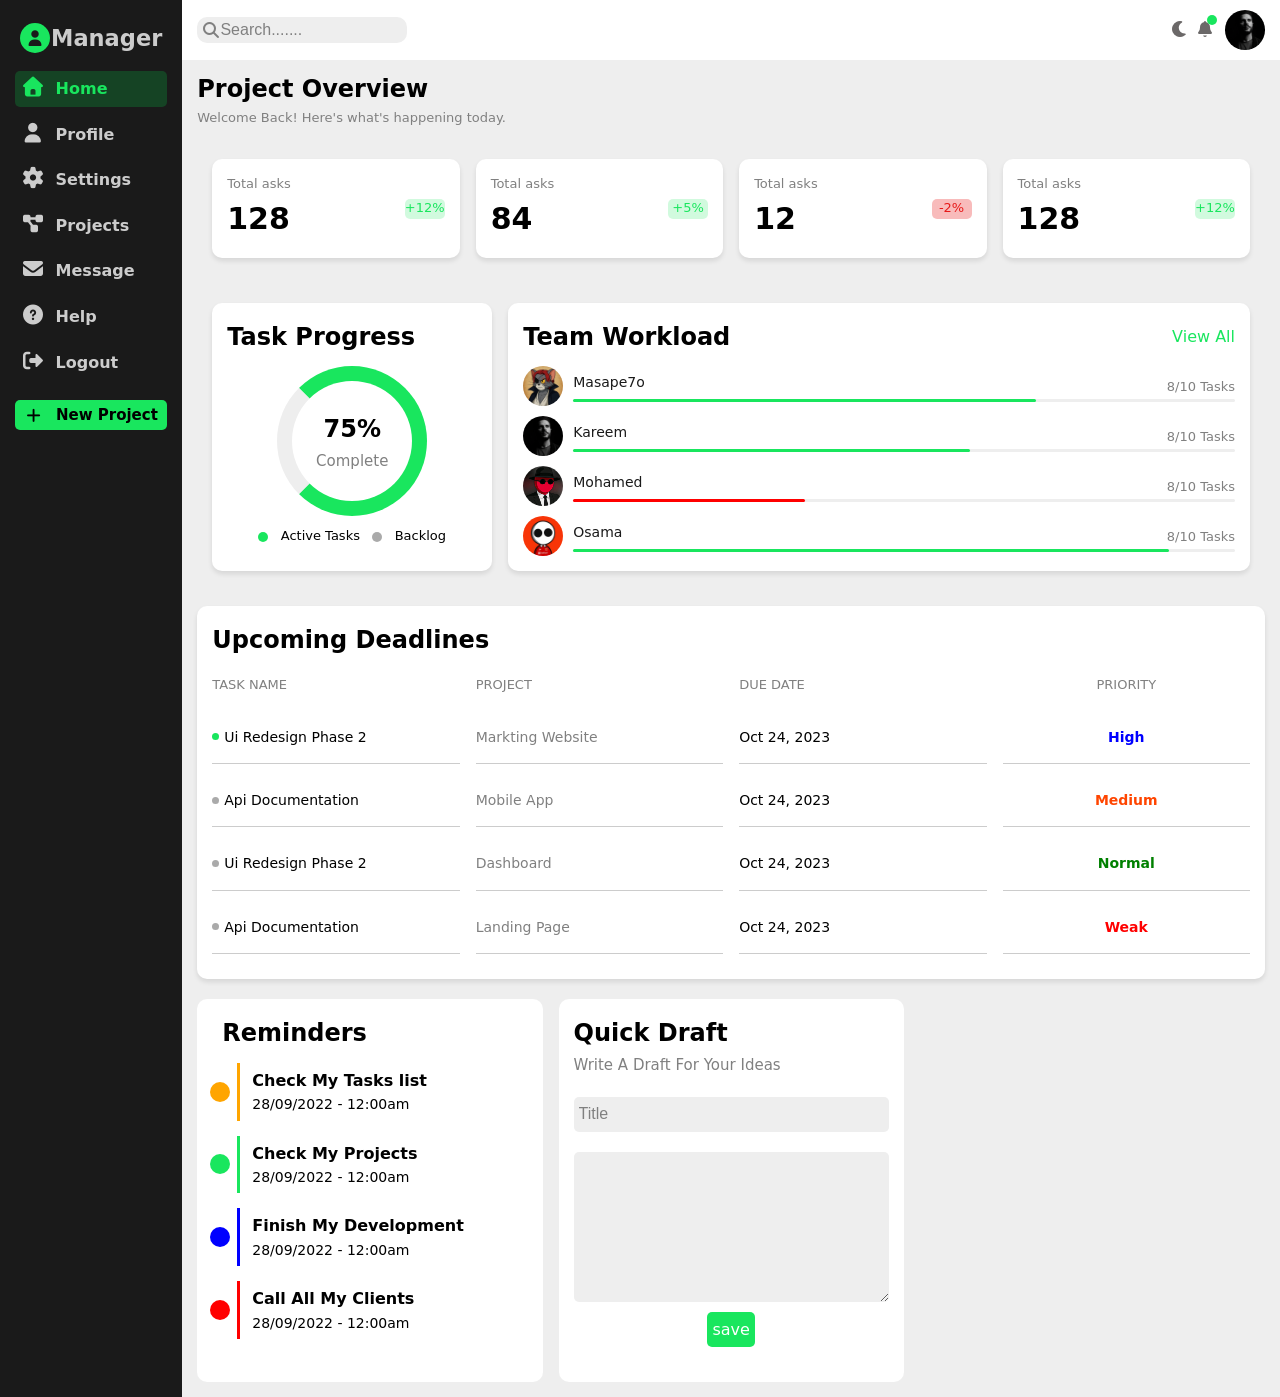
<file: index.html>
<!doctype html>
<html lang="en">
  <head>
    <meta charset="UTF-8" />
    <meta name="viewport" content="width=device-width, initial-scale=1.0" />
    <title>Dash Project</title>
    <link rel="stylesheet" href="css/all.min.css" />
    <link rel="stylesheet" href="css/style.css" />
  </head>
  <body>
    <div class="page">
      <div class="container">
        <div class="side">
          <span>
            <div class="icon">
              <i class="fa-solid fa-user"></i>
            </div>
            <h2>Manager</h2>
          </span>
          <ul>
            <li class="active">
              <a href="index.html"
                ><i class="fa-solid fa-house"></i>
                <span>Home</span>
              </a>
            </li>
            <li>
              <a href="profile.html"
                ><i class="fa-solid fa-user"></i> <span>Profile</span></a
              >
            </li>
            <li>
              <a href="#"
                ><i class="fa-solid fa-gear"></i> <span>Settings</span></a
              >
            </li>
            <li>
              <a href="#"
                ><i class="fa-solid fa-diagram-project"></i>
                <span>Projects</span>
              </a>
            </li>
            <li>
              <a href="#"
                ><i class="fa-solid fa-envelope"></i>
                <span>Message</span>
              </a>
            </li>
            <li>
              <a href="#"
                ><i class="fa-solid fa-circle-question"></i>
                <span>Help</span>
              </a>
            </li>
            <li class="logout">
              <a href="#"
                ><i class="fa-solid fa-right-from-bracket"></i>
                <span>Logout</span></a
              >
            </li>
          </ul>
          <div class="new">
            <i class="fa-solid fa-plus"></i>
            <p>New Project</p>
          </div>
        </div>
        <div class="content">
          <nav class="justify-between">
            <div class="search justify-between">
              <i class="fas fa-search"></i>
              <input type="search" placeholder="Search......." />
            </div>
            <div class="notf justify-between">
              <div class="i">
                <i class="fa-solid fa-moon dark-icon dark"></i>
                <i class="fa-solid fa-bell"></i>
              </div>
              <div class="holder">
                <img src="images/logo.jpg" alt="logo" />
              </div>
            </div>
          </nav>
          <h2>Project Overview</h2>
          <p>Welcome Back! Here's what's happening today.</p>
          <div class="wrapper">
            <section class="cards">
              <div class="boxs justify-between">
                <div class="txt">
                  <p>Total asks</p>
                  <h3>128</h3>
                </div>
                <span> +12% </span>
              </div>
              <div class="boxs justify-between">
                <div class="txt">
                  <p>Total asks</p>
                  <h3>84</h3>
                </div>
                <span> +5% </span>
              </div>
              <div class="boxs justify-between">
                <div class="txt">
                  <p>Total asks</p>
                  <h3>12</h3>
                </div>
                <span class="red"> -2% </span>
              </div>
              <div class="boxs justify-between">
                <div class="txt">
                  <p>Total asks</p>
                  <h3>128</h3>
                </div>
                <span> +12% </span>
              </div>
            </section>
            <section class="circle">
              <div class="task-prog">
                <h2>Task Progress</h2>
                <div class="line">
                  <h1>75%</h1>
                  <p>Complete</p>
                </div>
                <div class="active-task">
                  <span></span>
                  <p>Active Tasks</p>
                  <span></span>
                  <p>Backlog</p>
                </div>
              </div>

              <div class="team">
                <div class="title">
                  <h2>Team Workload</h2>
                  <p>View All</p>
                </div>
                <div class="statics">
                  <div class="crowe">
                    <img src="images/avatar-1.jpg" alt="team" />
                    <div class="row">
                      <h3>Masape7o</h3>
                      <span>8/10 Tasks</span>
                      <div class="progress">
                        <span style="width: 70%"></span>
                      </div>
                    </div>
                  </div>
                  <div class="crowe">
                    <img src="images/logo.jpg" alt="team" />
                    <div class="row">
                      <h3>Kareem</h3>
                      <span>8/10 Tasks</span>
                      <div class="progress">
                        <span style="width: 60%"></span>
                      </div>
                    </div>
                  </div>
                  <div class="crowe">
                    <img src="images/avatar-2.jpg" alt="team" />
                    <div class="row">
                      <h3>Mohamed</h3>
                      <span>8/10 Tasks</span>
                      <div class="progress">
                        <span class="red" style="width: 35%"></span>
                      </div>
                    </div>
                  </div>
                  <div class="crowe">
                    <img src="images/avatar-3.jpg" alt="team" />
                    <div class="row">
                      <h3>Osama</h3>
                      <span>8/10 Tasks</span>
                      <div class="progress">
                        <span style="width: 90%"></span>
                      </div>
                    </div>
                  </div>
                </div>
              </div>
            </section>
            <section class="deadlines">
              <h2>Upcoming Deadlines</h2>
              <div class="container">
                <div class="columns flex-column">
                  <p>TASK NAME</p>
                  <p class="justify-first fs-14 mb-10 p-tb-15 border-b">
                    <span class="active-bullet"></span>
                    Ui Redesign Phase 2
                  </p>
                  <p class="justify-first fs-14 mb-10 p-tb-15 border-b">
                    <span class="unactive-bullet"></span>
                    Api Documentation
                  </p>
                  <p class="justify-first fs-14 mb-10 p-tb-15 border-b">
                    <span class="unactive-bullet"></span>
                    Ui Redesign Phase 2
                  </p>
                  <p class="justify-first fs-14 mb-10 p-tb-15 border-b">
                    <span class="unactive-bullet"></span>
                    Api Documentation
                  </p>
                </div>
                <div class="columns">
                  <p>PROJECT</p>
                  <p class="fs-14 fc-gr mb-10 p-tb-15 border-b">
                    Markting Website
                  </p>
                  <p class="fs-14 fc-gr mb-10 p-tb-15 border-b">Mobile App</p>
                  <p class="fs-14 fc-gr mb-10 p-tb-15 border-b">Dashboard</p>
                  <p class="fs-14 fc-gr mb-10 p-tb-15 border-b">Landing Page</p>
                </div>
                <div class="columns">
                  <p>DUE DATE</p>
                  <p class="fs-14 mb-10 p-tb-15 border-b">Oct 24, 2023</p>
                  <p class="fs-14 mb-10 p-tb-15 border-b">Oct 24, 2023</p>
                  <p class="fs-14 mb-10 p-tb-15 border-b">Oct 24, 2023</p>
                  <p class="fs-14 mb-10 p-tb-15 border-b">Oct 24, 2023</p>
                </div>
                <div class="columns">
                  <p class="txt-c">PRIORITY</p>
                  <div class="con fs-14 mb-10 p-tb-15 border-b txt-c blue">
                    High
                  </div>
                  <div class="con fs-14 mb-10 p-tb-15 border-b txt-c orange">
                    Medium
                  </div>
                  <div class="con fs-14 mb-10 p-tb-15 border-b txt-c green">
                    Normal
                  </div>
                  <div class="con fs-14 mb-10 p-tb-15 border-b txt-c red">
                    Weak
                  </div>
                </div>
              </div>
            </section>
            <div class="sec-5">
            <section class="reminders">
              <h2 class="mb-10">Reminders</h2>
              <div class="checks">
                <h4 class="mobile-font">Check My Tasks list</h4>
                <p class="mobile-font-small">28/09/2022 - 12:00am</p>
              </div>
              <div class="checks var">
                <h4 class="mobile-font">Check My Projects</h4>
                <p class="mobile-font-small">28/09/2022 - 12:00am</p>
              </div>
              <div class="checks bl">
                <h4 class="mobile-font">Finish My Development</h4>
                <p class="mobile-font-small">28/09/2022 - 12:00am</p>
              </div>
              <div class="checks redd">
                <h4 class="mobile-font">Call All My Clients</h4>
                <p class="mobile-font-small">28/09/2022 - 12:00am</p>
              </div>
            </section>
             <section class="draft">
              <h2>Quick Draft</h2>
              <p>Write A Draft For Your Ideas</p>
              <div class="inputs">
                <input type="text" placeholder="Title" />
                <textarea class="area" placeholder="your thoughts"> </textarea>
                <button>save</button>
            </section>
             </div>
            </div>
          </div>
        </div>
      </div>
    </div>
    <script src="JS/main.js"></script>
  </body>
</html>
</file>
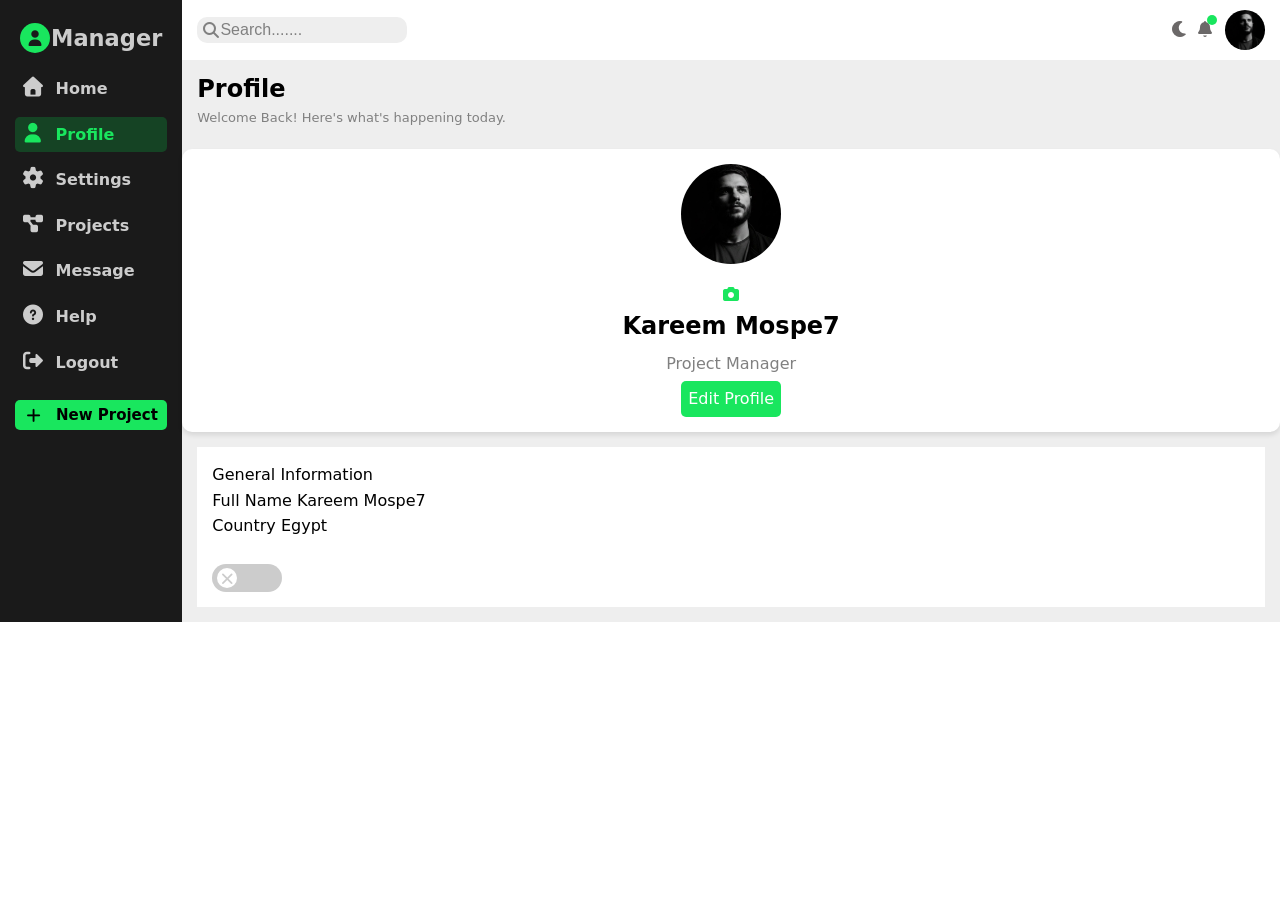
<file: profile.html>
<!doctype html>
<html lang="en">
  <head>
    <meta charset="UTF-8" />
    <meta name="viewport" content="width=device-width, initial-scale=1.0" />
    <title>Profile</title>
    <link rel="stylesheet" href="css/all.min.css" />
    <link rel="stylesheet" href="css/style.css" />
  </head>

  <body>
    <div class="page">
      <div class="container">
        <div class="side">
          <span>
            <div class="icon">
              <i class="fa-solid fa-user"></i>
            </div>
            <h2>Manager</h2>
          </span>
          <ul>
            <li>
              <a href="index.html"
                ><i class="fa-solid fa-house"></i>
                <span>Home</span>
              </a>
            </li>
            <li class="active">
              <a href="#">
                <i class="fa-solid fa-user"></i> <span>Profile</span>
                </a>
            </li>
            <li>
              <a href="#"
                ><i class="fa-solid fa-gear"></i> <span>Settings</span></a
              >
            </li>
            <li>
              <a href="#"
                ><i class="fa-solid fa-diagram-project"></i>
                <span>Projects</span>
              </a>
            </li>
            <li>
              <a href="#"
                ><i class="fa-solid fa-envelope"></i>
                <span>Message</span>
              </a>
            </li>
            <li>
              <a href="#"
                ><i class="fa-solid fa-circle-question"></i>
                <span>Help</span>
              </a>
            </li>
            <li class="logout">
              <a href="#"
                ><i class="fa-solid fa-right-from-bracket"></i>
                <span>Logout</span></a
              >
            </li>
          </ul>
          <div class="new">
            <i class="fa-solid fa-plus"></i>
            <p>New Project</p>
          </div>
        </div>
        <div class="content">
          <nav class="justify-between">
            <div class="search justify-between">
              <i class="fas fa-search"></i>
              <input type="search" placeholder="Search......." />
            </div>
            <div class="notf justify-around">
              <div class="i">
                <i class="fa-solid fa-moon dark-icon dark"></i>
                <i class="fa-solid fa-bell"></i>
              </div>
              <div class="holder">
                <img src="images/logo.jpg" alt="logo" />
              </div>
            </div>
          </nav>
          <h2>Profile</h2>
          <p>Welcome Back! Here's what's happening today.</p>
          <div class="first-s">
            <section class="profile bg-white justify-between">
                <div class="profile-pic">
                    <img src="images/logo.jpg" alt="profile picture"/>
                    <div class="change-pic">
                    <i class="fa-solid fa-camera"></i>
                    </div>
                </div>
                <div class="profile-info">
                    <h2>Kareem Mospe7</h2>
                    <p>Project Manager</p>
                    <span class="edit">Edit Profile</span>
                </div>
            </section>
            <section class="rows">
              <div class="bg-white p-15">
                <p>General Information</p>
                <p>Full Name <span>Kareem Mospe7</span></p>
                <p>Country <span>Egypt</span></p>
                <label>
                <input type="checkbox" class="toggle-check">
                <div class="switch"></div>
              </label>
              </div>                
            </section>
            </div>
          </div>
      </div>
    <script src="JS/main.js"></script>
  </body>
</html>
</file>
<file: css/style.css>
:root {
  --main: #19e65e;
  --secoend: #1a1a1a;
  --shadow: rgba(0, 0, 0, 0.1);
}

* {
  margin: 0;
  padding: 0;
  box-sizing: border-box;
}

.justify-between {
  display: flex;
  justify-content: space-between;
  align-items: center;
}
.justify-around {
  display: flex;
  justify-content: space-around;
  align-items: center;
}
.justify-center {
  display: flex;
  justify-content: center;
  align-items: center;
}

.justify-first {
  display: flex;
  justify-content: flex-start;
  align-items: center;
}
html {
  font-size: 16px;
  scroll-behavior: smooth;
}

body {
  min-height: 100vh;
  line-height: 1.6;
  font-family:
    system-ui,
    -apple-system,
    BlinkMacSystemFont,
    "Segoe UI",
    Roboto,
    Oxygen,
    Ubuntu,
    Cantarell,
    "Open Sans",
    "Helvetica Neue",
    sans-serif;
}

*li {
  list-style: none;
}
.fs-14 {
  font-size: 14px;
}
.mb-10 {
  margin-bottom: 10px;
}
.p-tb-15 {
  padding: 15px 0px;
}
.p-15 {
  padding: 15px;
}
.fc-gr {
  color: gray;
}
.fs-13 {
  font-size: 13px;
}
.bg-white {
  background-color: white;
}
.border-b {
  border-bottom: 1px solid #ccc;
}
a {
  text-decoration: none;
  color: inherit;
}

button {
  font: inherit;
  cursor: pointer;
  border: none;
  background: var(--main);
  padding: 5px;
  border-radius: 5px;
  margin: 10px auto 0px auto;
  color: #fff;
}
.active-bullet {
  display: block;
  width: 7px;
  height: 7px;
  background-color: var(--main);
  border-radius: 50%;
  margin-right: 5px;
}
.unactive-bullet {
  display: block;
  width: 7px;
  height: 7px;
  background-color: #aaa;
  border-radius: 50%;
  margin-right: 5px;
}
.txt-c {
  text-align: center;
}

@media (max-width: 500px) {
  .content h2 {
    font-size: 20px;
  }
}
/*Dark mode*/

/* ===============================
   LAYOUT
================================ */
section {
  padding: 15px;
  border-radius: 10px;
}
.container {
  width: 100%;
}

.menu {
  display: flex;
  gap: 1rem;
}
i {
  cursor: pointer;
}
img {
  max-width: 100%;
}
.grid {
  display: grid;
  gap: 1rem;
}
.sec-grid {
  display: grid;
  gap: 1rem;
  grid-template-columns: repeat(auto-fill, minmax(250px, 1fr));
}
@media (min-width: 768px) {
  .grid {
    grid-template-columns: repeat(3, 1fr);
  }
}

.page .container {
  display: flex;
}

.side {
  background: var(--secoend);
  min-height: 100%;
  padding: 15px;
}

@media (max-width: 767px) {
  .side {
    padding: 10px 0;
    font-size: 16px;
  }

  .side span:first-child {
    flex-direction: column;
  }

  .side span:first-child h2 {
    font-size: 14px;
  }

  .side ul li a span {
    display: none;
  }

  .side ul li {
    font-weight: normal;
    padding: 0;
    font-size: 12px;
    width: 50%;
    margin: 0 auto;
  }

  .side .new {
    font-weight: normal;
    padding: 5px;
    font-size: 12px;
    width: 50%;
    margin: 0 auto;
  }

  .side .new p {
    display: none;
  }
}

.side ul li {
  list-style: none;
  margin-bottom: 10px;
  padding: 5px;
  color: #ccc;
  font-weight: 700;
  border-radius: 5px;
}

.side ul li:hover {
  background-color: #02fa552f;
  color: var(--main);
}

.side ul .active {
  background-color: #02fa552f;
  color: var(--main);
}

.side ul li i {
  margin-right: 5px;
  font-size: 20px;
}

.side span:first-child {
  font-size: 15px;
  display: flex;
  justify-content: space-between;
  align-items: center;
  width: 100%;
  margin-bottom: 10px;
  padding: 5px;
  color: #ccc;
}

.side span:first-child .icon {
  font-size: 16px;
  display: flex;
  justify-content: center;
  align-items: center;
  margin-right: 1px;
  color: var(--secoend);
  height: 30px;
  width: 30px;
  border-radius: 50%;
  background: var(--main);
}

.side .new {
  background-color: var(--main);
  font-weight: 600;
  padding: 3px;
  border-radius: 5px;
  text-align: center;
  margin-top: 20px;
  cursor: pointer;
  transition: 0.3s;
  display: flex;
  justify-content: space-around;
  align-items: center;
  font-size: 15px;
}

.side .new:hover {
  background-color: #19e65d91;
}

.content {
  background-color: #eee;
  width: 100%;
}

.content nav {
  width: 100%;
  padding: 10px 15px;
  background-color: white;
}

.content nav .search {
  background-color: #eee;
  width: 210px;
  padding: 5px;
  border-radius: 10px;
}

@media (max-width: 767px) {
  .content nav .search {
    width: 150px;
  }
}

nav .search i {
  color: grey;
}
.content nav .search input {
  outline: none;
  border: none;
  background-color: transparent;
  width: 100%;
}
nav .notf .i {
  margin-right: 10px;
  color: #6b6868;
  position: relative;
}

nav .notf .i::before {
  position: absolute;
  content: "";
  width: 10px;
  height: 10px;
  background-color: var(--main);
  border-radius: 50%;
  right: -2px;
  top: -2px;
}
.content nav .holder {
  width: 40px;
  height: 40px;
  border-radius: 50%;
}
.content nav img {
  border-radius: 50%;
}
.content > h2 {
  margin-left: 15px;
  margin-top: 10px;
}
.content > p {
  margin-left: 15px;
  color: gray;
}
@media (min-width: 350px) {
  .content > p {
    font-size: 13px;
  }
}

.wrapper {
  padding: 15px;
  width: 100%;
}
section.cards {
  margin-bottom: 15px;
  display: grid;
  grid-template-columns: repeat(auto-fill, minmax(200px, 1fr));
  gap: 1rem;
  width: 100%;
  background-color: unset;
}
@media (min-width: 1259px) {
  section.cards {
    grid-template-columns: repeat(4, 1fr);
  }
}
.wrapper .boxs {
  background-color: #fff;
  padding: 15px;
  border-radius: 10px;
  box-shadow: 0px 3px 5px var(--shadow);
}

.wrapper .boxs p {
  font-size: 13px;
  color: gray;
}
.wrapper .boxs h3 {
  font-size: 30px;
  font-weight: 900;
}
.wrapper .boxs span {
  display: block;
  padding: 10px;
  font-size: 13px;
  border-radius: 5px;
  height: 20px;
  width: 40px;
  display: flex;
  justify-content: center;
  align-items: center;
  background-color: #19e65d33;
  color: var(--main);
}
.wrapper .boxs .red {
  background-color: #e619194b;
  color: #e61919;
}

section.circle {
  display: flex;
  gap: 1rem;
  width: 100%;
}

.task-prog {
  background-color: white;
  padding: 15px;
  border-radius: 10px;
  max-width: 280px;
  width: 100%;
  box-shadow: 0px 3px 5px var(--shadow);
}

.line {
  width: 150px;
  height: 150px;
  border-radius: 50%;
  border: 15px solid var(--main);
  display: flex;
  flex-direction: column;
  justify-content: center;
  align-items: center;
  margin: 10px auto;
  border-left-color: #eee;
}
.line p {
  color: grey;
  font-size: 15px;
}
.active-task {
  width: 80%;
  display: flex;
  justify-content: space-around;
  align-items: center;
  margin: 0px auto;
}
.active-task p {
  font-size: 13px;
}
.active-task span:first-of-type {
  display: block;
  width: 10px;
  height: 10px;
  background-color: var(--main);
  border-radius: 50%;
}
.active-task span:last-of-type {
  display: block;
  width: 10px;
  height: 10px;
  background-color: #aaa;
  border-radius: 50%;
}

.team {
  background-color: white;
  padding: 15px;
  border-radius: 10px;
  flex: 1;
  min-width: 0;
  box-shadow: 0px 3px 5px var(--shadow);
}
@media (max-width: 767px) {
  section.circle {
    flex-direction: column;
  }

  .task-prog {
    width: 100%;
  }

  .team {
    width: 100%;
  }
}

.team .title {
  display: flex;
  justify-content: space-between;
  align-items: center;
}
.title p {
  color: var(--main);
}
.team .statics .crowe {
  width: 100%;
  display: flex;
  justify-content: space-between;
  align-items: center;
  margin-top: 10px;
}
.crowe .row {
  flex: 1;
  padding-left: 10px;
  position: relative;
}
.crowe .row h3 {
  color: var(--secoend);
}
.crowe img {
  width: 40px;
  height: 40px;
  border-radius: 50%;
}
.row > span {
  position: absolute;
  right: 0%;
  font-size: 13px;
  color: grey;
  top: 6px;
}
.row .progress {
  width: 100%;
  background-color: #eee;
  height: 3px;
  border-radius: 5px;
}
.row h3 {
  font-weight: normal;
  font-size: 14px;
}
.row .progress span {
  display: block;
  width: 80%;
  background-color: var(--main);
  height: 100%;
  margin-top: 5px;
  border-radius: inherit;
}
.row .progress .red {
  background-color: red;
}
.deadlines {
  background-color: white;
  box-shadow: 0px 3px 5px var(--shadow);
  margin-top: 20px;
  padding: 15px;
  border-radius: 10px;
  width: 100%;
  margin-bottom: 20px;
}
@media (max-width: 500px) {
  .deadlines h2 {
    text-align: center;
  }
}
.deadlines .container {
  width: 100%;
  display: grid;
  grid-template-columns: repeat(auto-fill, minmax(200px, 1fr));
  gap: 1rem;
}
.deadlines .container .columns p:first-of-type {
  font-size: 13px;
  color: gray;
  padding: 15px 0px;
}
.con {
  font-weight: bold;
}
@media (max-width: 767px) {
  .deadlines .container .columns {
    text-align: center;
  }
  .flex-column {
    display: flex;
    flex-direction: column;
    justify-content: center;
    align-items: center;
  }
}
.blue {
  color: blue;
}
.orange {
  color: orangered;
}
.green {
  color: green;
}
.red {
  color: red;
}
.sec-5 {
  display: grid;
  grid-template-columns: repeat(auto-fill, minmax(280px, 1fr));
  gap: 1rem;
  width: 100%;
}
.reminders {
  background: white;
  padding-left: 25px;
}
.reminders .checks {
  position: relative;
  margin-bottom: 15px;
  padding: 5px 30px;
}
.reminders .checks p {
  font-size: 14px;
}
@media (max-width: 600px) {
  .mobile-font {
    font-size: 14px;
  }
  .mobile-font-small {
    font-size: 12px;
  }
}
.checks::before {
  position: absolute;
  content: "";
  width: 20px;
  height: 20px;
  border-radius: 50%;
  left: -12px;
  top: 50%;
  transform: translateY(-50%);
  background-color: orange;
}
.checks::after {
  position: absolute;
  content: "";
  width: 3px;
  height: 100%;
  left: 15px;
  top: 0%;
  background-color: orange;
}
.var::before,
.var::after {
  background-color: var(--main);
}
.redd {
  margin-bottom: 0px;
}
.redd::before,
.redd::after {
  background-color: red;
}
.bl::before,
.bl::after {
  background-color: blue;
}
.checks.last::before,
.checks.last::after {
  background-color: #12b5b9;
}
.draft {
  background-color: white;
}
.draft p {
  color: gray;
  font-size: 15px;
}
.inputs {
  display: flex;
  justify-content: space-between;
  align-items: flex-start;
  width: 100%;
  padding: 20px 0px;
  flex-direction: column;
}
.inputs input {
  outline: none;
  border: none;
  width: 100%;
  background-color: #eee;
  padding-left: 5px;
}
.inputs input:first-child {
  margin-bottom: 20px;
  height: 35px;
  border-radius: 5px;
}
.inputs .area {
  border-radius: 5px;
  display: block;
  outline: none;
  border: none;
  width: 100%;
  background-color: #eee;
  padding-left: 5px;
  padding-top: 10px;
  height: 150px;
}
::placeholder {
  color: gray;
  font-size: 16px;
}
.dark-m {
  color: var(--main);
}
.profile {
  background-color: white;
  padding: 15px;
  border-radius: 10px;
  box-shadow: 0px 3px 5px var(--shadow);
  flex-direction: column;
  margin-top: 20px;
}
.profile-pic img {
  width: 100px;
  height: 100px;
  border-radius: 50%;
}
.change-pic {
  color: var(--main);
  margin-top: 10px;
  text-align: center;
}
.profile-info {
  display: flex;
  flex-direction: column;
  justify-content: center;
  align-items: center;
}
.profile-info p {
  color: gray;
  padding: 5px;
}

.profile-info .edit {
  display: block;
  width: 100px;
  background-color: var(--main);
  color: #fff;
  border: none;
  border-radius: 5px;
  text-align: center;
  padding: 5px;
  cursor: pointer;
}
.toggle-check {
  --webkit-appearance: none;
  appearance: none;
}
.switch {
  background-color: #ccc;
  width: 70px;
  height: 28px;
  border-radius: 15px;
  position: relative;
  transition: 0.3s;
  cursor: pointer;
}
.switch::before {
  font-family: var(--fa-style-family-classic);
  content: "\f00d";
  font-weight: 600;
  font-size: 14px;
  color: #ccc;
  width: 20px;
  height: 20px;
  border-radius: 50%;
  position: absolute;
  background-color: white;
  display: flex;
  justify-content: center;
  align-self: center;
  left: 5px;
  top: 50%;
  transform: translateY(-50%);
  transition: 0.3s;
}
.toggle-check:checked + .switch {
  background-color: var(--main);
}
.toggle-check:checked + .switch::before {
  left: 45px;
  color: var(--main);
  content: '\f00c';
}
</file>
